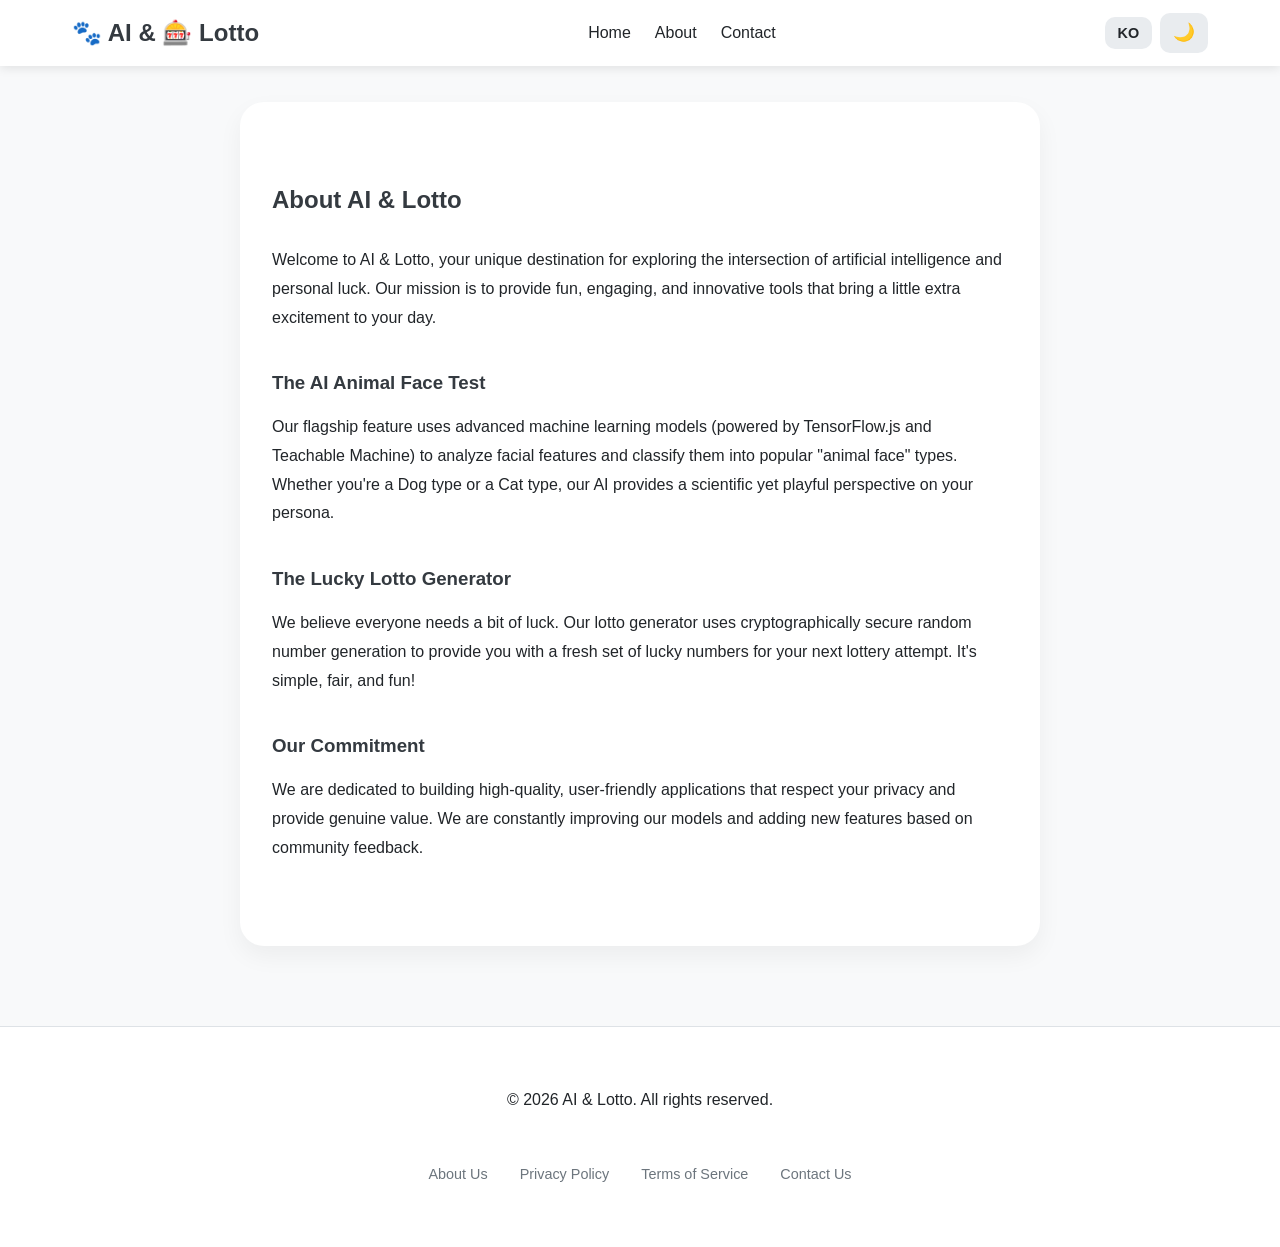
<file: about.html>
<!DOCTYPE html>
<html lang="en">
<head>
    <!-- Google tag (gtag.js) -->
    <script async src="https://www.googletagmanager.com/gtag/js?id=G-5V65LB1K6R"></script>
    <script>
      window.dataLayer = window.dataLayer || [];
      function gtag(){dataLayer.push(arguments);}
      gtag('js', new Date());

      gtag('config', 'G-5V65LB1K6R');
    </script>
    <script type="text/javascript">
        (function(c,l,a,r,i,t,y){
            c[a]=c[a]||function(){(c[a].q=c[a].q||[]).push(arguments)};
            t=l.createElement(r);t.async=1;t.src="https://www.clarity.ms/tag/"+i;
            y=l.getElementsByTagName(r)[0];y.parentNode.insertBefore(t,y);
        })(window, document, "clarity", "script", "wkqp5cwsoa");
    </script>
    <meta charset="UTF-8">
    <meta name="viewport" content="width=device-width, initial-scale=1.0">
    <title>About Us | 🐾 AI & 🎰 Lotto</title>
    <link rel="stylesheet" href="style.css">
    <script>
        (function() {
            const theme = localStorage.getItem('theme');
            if (theme === 'dark' || (!theme && window.matchMedia('(prefers-color-scheme: dark)').matches)) {
                document.documentElement.classList.add('dark-mode');
            }
        })();
    </script>
</head>
<body data-page-title="nav_about">
    <header class="main-header">
        <nav class="nav-container">
            <div class="logo">
                <a href="index.html">🐾 AI & 🎰 Lotto</a>
            </div>
            <ul class="nav-links">
                <li><a href="index.html" data-i18n="nav_home">Home</a></li>
                <li><a href="about.html" data-i18n="nav_about">About</a></li>
                <li><a href="contact.html" data-i18n="nav_contact">Contact</a></li>
            </ul>
            <div class="nav-controls">
                <button id="lang-toggle" aria-label="Switch Language">KO</button>
                <button id="theme-toggle" aria-label="Toggle Dark/Light Mode">🌙</button>
            </div>
        </nav>
    </header>

    <div class="container">
        <section class="content-page">
            <h1 data-i18n="about_title">About AI & Lotto</h1>
            <p data-i18n="about_p1">Welcome to <strong>AI & Lotto</strong>, your unique destination for exploring the intersection of artificial intelligence and personal luck. Our mission is to provide fun, engaging, and innovative tools that bring a little extra excitement to your day.</p>
            
            <h3 data-i18n="about_h3_1">The AI Animal Face Test</h3>
            <p data-i18n="about_p2">Our flagship feature uses advanced machine learning models (powered by TensorFlow.js and Teachable Machine) to analyze facial features and classify them into popular "animal face" types. Whether you're a Dog type or a Cat type, our AI provides a scientific yet playful perspective on your persona.</p>

            <h3 data-i18n="about_h3_2">The Lucky Lotto Generator</h3>
            <p data-i18n="about_p3">We believe everyone needs a bit of luck. Our lotto generator uses cryptographically secure random number generation to provide you with a fresh set of lucky numbers for your next lottery attempt. It's simple, fair, and fun!</p>

            <h3 data-i18n="about_h3_3">Our Commitment</h3>
            <p data-i18n="about_p4">We are dedicated to building high-quality, user-friendly applications that respect your privacy and provide genuine value. We are constantly improving our models and adding new features based on community feedback.</p>
        </section>
    </div>

    <footer class="main-footer">
        <div class="footer-container">
            <div class="footer-info">
                <p data-i18n="footer_rights">&copy; 2026 AI & Lotto. All rights reserved.</p>
            </div>
            <ul class="footer-links">
                <li><a href="about.html" data-i18n="footer_about">About Us</a></li>
                <li><a href="privacy.html" data-i18n="footer_privacy">Privacy Policy</a></li>
                <li><a href="terms.html" data-i18n="footer_terms">Terms of Service</a></li>
                <li><a href="contact.html" data-i18n="footer_contact">Contact Us</a></li>
            </ul>
        </div>
    </footer>

    <script src="i18n.js"></script>
    <script src="main.js"></script>
</body>
</html>
</file>
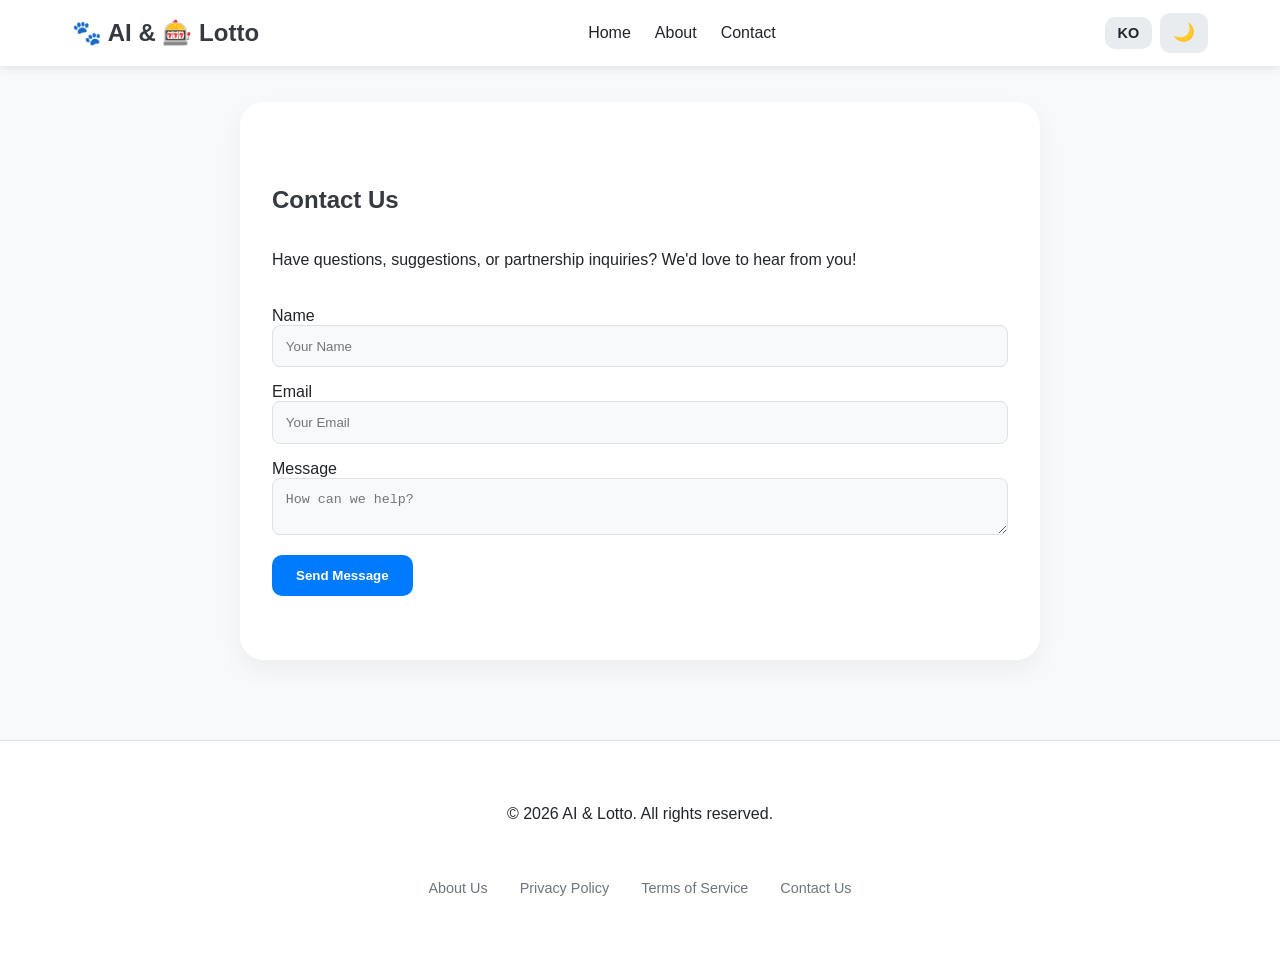
<file: contact.html>
<!DOCTYPE html>
<html lang="en">
<head>
    <!-- Google tag (gtag.js) -->
    <script async src="https://www.googletagmanager.com/gtag/js?id=G-5V65LB1K6R"></script>
    <script>
      window.dataLayer = window.dataLayer || [];
      function gtag(){dataLayer.push(arguments);}
      gtag('js', new Date());

      gtag('config', 'G-5V65LB1K6R');
    </script>
    <script type="text/javascript">
        (function(c,l,a,r,i,t,y){
            c[a]=c[a]||function(){(c[a].q=c[a].q||[]).push(arguments)};
            t=l.createElement(r);t.async=1;t.src="https://www.clarity.ms/tag/"+i;
            y=l.getElementsByTagName(r)[0];y.parentNode.insertBefore(t,y);
        })(window, document, "clarity", "script", "wkqp5cwsoa");
    </script>
    <meta charset="UTF-8">
    <meta name="viewport" content="width=device-width, initial-scale=1.0">
    <title>Contact Us | 🐾 AI & 🎰 Lotto</title>
    <link rel="stylesheet" href="style.css">
    <script>
        (function() {
            const theme = localStorage.getItem('theme');
            if (theme === 'dark' || (!theme && window.matchMedia('(prefers-color-scheme: dark)').matches)) {
                document.documentElement.classList.add('dark-mode');
            }
        })();
    </script>
</head>
<body data-page-title="nav_contact">
    <header class="main-header">
        <nav class="nav-container">
            <div class="logo">
                <a href="index.html">🐾 AI & 🎰 Lotto</a>
            </div>
            <ul class="nav-links">
                <li><a href="index.html" data-i18n="nav_home">Home</a></li>
                <li><a href="about.html" data-i18n="nav_about">About</a></li>
                <li><a href="contact.html" data-i18n="nav_contact">Contact</a></li>
            </ul>
            <div class="nav-controls">
                <button id="lang-toggle" aria-label="Switch Language">KO</button>
                <button id="theme-toggle" aria-label="Toggle Dark/Light Mode">🌙</button>
            </div>
        </nav>
    </header>

    <div class="container">
        <section class="content-page">
            <h1 data-i18n="contact_title">Contact Us</h1>
            <p data-i18n="contact_p">Have questions, suggestions, or partnership inquiries? We'd love to hear from you!</p>
            
            <form action="https://formspree.io/f/mvzlgwel" method="POST" id="contact-form" class="mt-2">
                <div class="form-group">
                    <label for="name" data-i18n="label_name">Name</label>
                    <input type="text" id="name" name="name" placeholder="Your Name" data-i18n="placeholder_name" required>
                </div>
                <div class="form-group">
                    <label for="email" data-i18n="label_email">Email</label>
                    <input type="email" id="email" name="_replyto" placeholder="Your Email" data-i18n="placeholder_email" required>
                </div>
                <div class="form-group">
                    <label for="message" data-i18n="label_message">Message</label>
                    <textarea id="message" name="message" placeholder="How can we help?" data-i18n="placeholder_message" required></textarea>
                </div>
                <button type="submit" class="submit-btn primary-btn" data-i18n="submit_btn">Send Message</button>
            </form>
        </section>
    </div>

    <footer class="main-footer">
        <div class="footer-container">
            <div class="footer-info">
                <p data-i18n="footer_rights">&copy; 2026 AI & Lotto. All rights reserved.</p>
            </div>
            <ul class="footer-links">
                <li><a href="about.html" data-i18n="footer_about">About Us</a></li>
                <li><a href="privacy.html" data-i18n="footer_privacy">Privacy Policy</a></li>
                <li><a href="terms.html" data-i18n="footer_terms">Terms of Service</a></li>
                <li><a href="contact.html" data-i18n="footer_contact">Contact Us</a></li>
            </ul>
        </div>
    </footer>

    <script src="i18n.js"></script>
    <script src="main.js"></script>
</body>
</html>
</file>
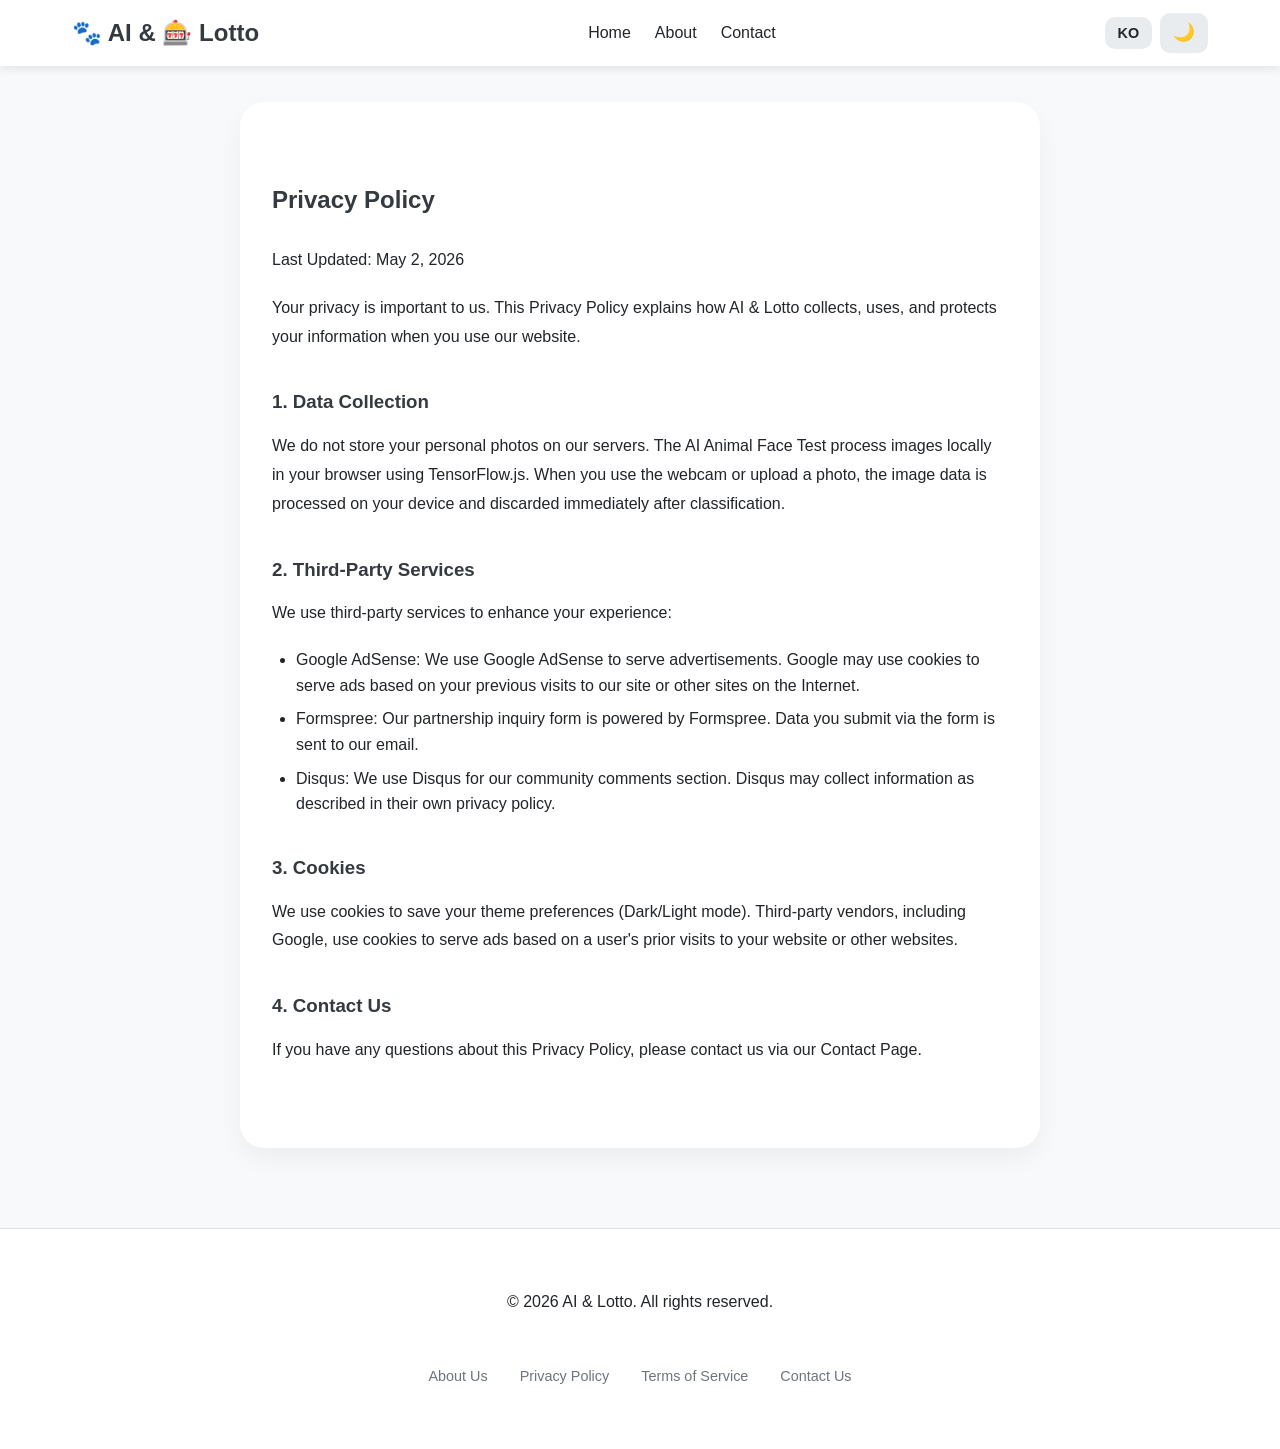
<file: privacy.html>
<!DOCTYPE html>
<html lang="en">
<head>
    <!-- Google tag (gtag.js) -->
    <script async src="https://www.googletagmanager.com/gtag/js?id=G-5V65LB1K6R"></script>
    <script>
      window.dataLayer = window.dataLayer || [];
      function gtag(){dataLayer.push(arguments);}
      gtag('js', new Date());

      gtag('config', 'G-5V65LB1K6R');
    </script>
    <script type="text/javascript">
        (function(c,l,a,r,i,t,y){
            c[a]=c[a]||function(){(c[a].q=c[a].q||[]).push(arguments)};
            t=l.createElement(r);t.async=1;t.src="https://www.clarity.ms/tag/"+i;
            y=l.getElementsByTagName(r)[0];y.parentNode.insertBefore(t,y);
        })(window, document, "clarity", "script", "wkqp5cwsoa");
    </script>
    <meta charset="UTF-8">
    <meta name="viewport" content="width=device-width, initial-scale=1.0">
    <title>Privacy Policy | 🐾 AI & 🎰 Lotto</title>
    <link rel="stylesheet" href="style.css">
    <script>
        (function() {
            const theme = localStorage.getItem('theme');
            if (theme === 'dark' || (!theme && window.matchMedia('(prefers-color-scheme: dark)').matches)) {
                document.documentElement.classList.add('dark-mode');
            }
        })();
    </script>
</head>
<body data-page-title="footer_privacy">
    <header class="main-header">
        <nav class="nav-container">
            <div class="logo">
                <a href="index.html">🐾 AI & 🎰 Lotto</a>
            </div>
            <ul class="nav-links">
                <li><a href="index.html" data-i18n="nav_home">Home</a></li>
                <li><a href="about.html" data-i18n="nav_about">About</a></li>
                <li><a href="contact.html" data-i18n="nav_contact">Contact</a></li>
            </ul>
            <div class="nav-controls">
                <button id="lang-toggle" aria-label="Switch Language">KO</button>
                <button id="theme-toggle" aria-label="Toggle Dark/Light Mode">🌙</button>
            </div>
        </nav>
    </header>

    <div class="container">
        <section class="content-page text-left">
            <h1 data-i18n="privacy_title">Privacy Policy</h1>
            <p data-i18n="privacy_last_updated">Last Updated: May 2, 2026</p>
            
            <p data-i18n="privacy_p1">Your privacy is important to us. This Privacy Policy explains how <strong>AI & Lotto</strong> collects, uses, and protects your information when you use our website.</p>

            <h3 data-i18n="privacy_h3_1">1. Data Collection</h3>
            <p data-i18n="privacy_p2">We do not store your personal photos on our servers. The AI Animal Face Test process images locally in your browser using TensorFlow.js. When you use the webcam or upload a photo, the image data is processed on your device and discarded immediately after classification.</p>

            <h3 data-i18n="privacy_h3_2">2. Third-Party Services</h3>
            <p data-i18n="privacy_p3">We use third-party services to enhance your experience:</p>
            <ul>
                <li data-i18n="privacy_li1"><strong>Google AdSense:</strong> We use Google AdSense to serve advertisements. Google may use cookies to serve ads based on your previous visits to our site or other sites on the Internet.</li>
                <li data-i18n="privacy_li2"><strong>Formspree:</strong> Our partnership inquiry form is powered by Formspree. Data you submit via the form is sent to our email.</li>
                <li data-i18n="privacy_li3"><strong>Disqus:</strong> We use Disqus for our community comments section. Disqus may collect information as described in their own privacy policy.</li>
            </ul>

            <h3 data-i18n="privacy_h3_3">3. Cookies</h3>
            <p data-i18n="privacy_p4">We use cookies to save your theme preferences (Dark/Light mode). Third-party vendors, including Google, use cookies to serve ads based on a user's prior visits to your website or other websites.</p>

            <h3 data-i18n="privacy_h3_4">4. Contact Us</h3>
            <p data-i18n="privacy_p5">If you have any questions about this Privacy Policy, please contact us via our <a href="contact.html" data-i18n="nav_contact">Contact Page</a>.</p>
        </section>
    </div>

    <footer class="main-footer">
        <div class="footer-container">
            <div class="footer-info">
                <p data-i18n="footer_rights">&copy; 2026 AI & Lotto. All rights reserved.</p>
            </div>
            <ul class="footer-links">
                <li><a href="about.html" data-i18n="footer_about">About Us</a></li>
                <li><a href="privacy.html" data-i18n="footer_privacy">Privacy Policy</a></li>
                <li><a href="terms.html" data-i18n="footer_terms">Terms of Service</a></li>
                <li><a href="contact.html" data-i18n="footer_contact">Contact Us</a></li>
            </ul>
        </div>
    </footer>

    <script src="i18n.js"></script>
    <script src="main.js"></script>
</body>
</html>
</file>
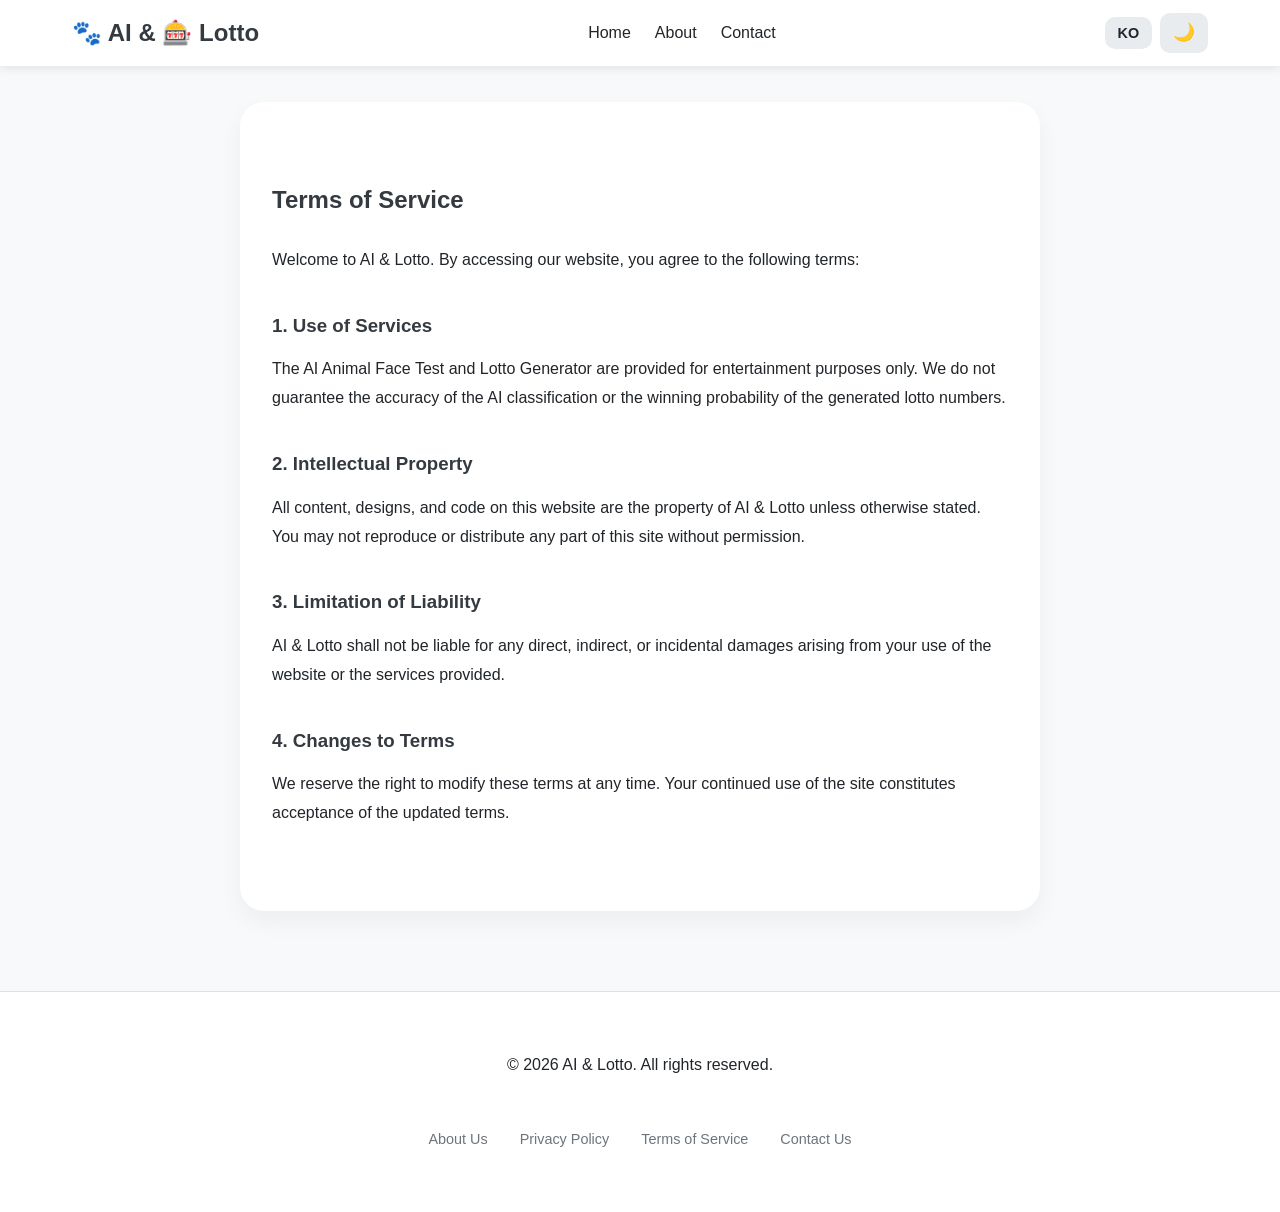
<file: terms.html>
<!DOCTYPE html>
<html lang="en">
<head>
    <!-- Google tag (gtag.js) -->
    <script async src="https://www.googletagmanager.com/gtag/js?id=G-5V65LB1K6R"></script>
    <script>
      window.dataLayer = window.dataLayer || [];
      function gtag(){dataLayer.push(arguments);}
      gtag('js', new Date());

      gtag('config', 'G-5V65LB1K6R');
    </script>
    <script type="text/javascript">
        (function(c,l,a,r,i,t,y){
            c[a]=c[a]||function(){(c[a].q=c[a].q||[]).push(arguments)};
            t=l.createElement(r);t.async=1;t.src="https://www.clarity.ms/tag/"+i;
            y=l.getElementsByTagName(r)[0];y.parentNode.insertBefore(t,y);
        })(window, document, "clarity", "script", "wkqp5cwsoa");
    </script>
    <meta charset="UTF-8">
    <meta name="viewport" content="width=device-width, initial-scale=1.0">
    <title>Terms of Service | 🐾 AI & 🎰 Lotto</title>
    <link rel="stylesheet" href="style.css">
    <script>
        (function() {
            const theme = localStorage.getItem('theme');
            if (theme === 'dark' || (!theme && window.matchMedia('(prefers-color-scheme: dark)').matches)) {
                document.documentElement.classList.add('dark-mode');
            }
        })();
    </script>
</head>
<body data-page-title="footer_terms">
    <header class="main-header">
        <nav class="nav-container">
            <div class="logo">
                <a href="index.html">🐾 AI & 🎰 Lotto</a>
            </div>
            <ul class="nav-links">
                <li><a href="index.html" data-i18n="nav_home">Home</a></li>
                <li><a href="about.html" data-i18n="nav_about">About</a></li>
                <li><a href="contact.html" data-i18n="nav_contact">Contact</a></li>
            </ul>
            <div class="nav-controls">
                <button id="lang-toggle" aria-label="Switch Language">KO</button>
                <button id="theme-toggle" aria-label="Toggle Dark/Light Mode">🌙</button>
            </div>
        </nav>
    </header>

    <div class="container">
        <section class="content-page text-left">
            <h1 data-i18n="terms_title">Terms of Service</h1>
            <p data-i18n="terms_p1">Welcome to AI & Lotto. By accessing our website, you agree to the following terms:</p>

            <h3 data-i18n="terms_h3_1">1. Use of Services</h3>
            <p data-i18n="terms_p2">The AI Animal Face Test and Lotto Generator are provided for entertainment purposes only. We do not guarantee the accuracy of the AI classification or the winning probability of the generated lotto numbers.</p>

            <h3 data-i18n="terms_h3_2">2. Intellectual Property</h3>
            <p data-i18n="terms_p3">All content, designs, and code on this website are the property of AI & Lotto unless otherwise stated. You may not reproduce or distribute any part of this site without permission.</p>

            <h3 data-i18n="terms_h3_3">3. Limitation of Liability</h3>
            <p data-i18n="terms_p4">AI & Lotto shall not be liable for any direct, indirect, or incidental damages arising from your use of the website or the services provided.</p>

            <h3 data-i18n="terms_h3_4">4. Changes to Terms</h3>
            <p data-i18n="terms_p5">We reserve the right to modify these terms at any time. Your continued use of the site constitutes acceptance of the updated terms.</p>
        </section>
    </div>

    <footer class="main-footer">
        <div class="footer-container">
            <div class="footer-info">
                <p data-i18n="footer_rights">&copy; 2026 AI & Lotto. All rights reserved.</p>
            </div>
            <ul class="footer-links">
                <li><a href="about.html" data-i18n="footer_about">About Us</a></li>
                <li><a href="privacy.html" data-i18n="footer_privacy">Privacy Policy</a></li>
                <li><a href="terms.html" data-i18n="footer_terms">Terms of Service</a></li>
                <li><a href="contact.html" data-i18n="footer_contact">Contact Us</a></li>
            </ul>
        </div>
    </footer>

    <script src="i18n.js"></script>
    <script src="main.js"></script>
</body>
</html>
</file>
<file: style.css>
:root {
    --bg-color: #f8f9fa;
    --text-color: #212529;
    --header-color: #343a40;
    --subtitle-color: #6c757d;
    --card-bg: #ffffff;
    --border-color: #dee2e6;
    --button-bg: #007bff;
    --button-text: #ffffff;
    --button-hover: #0056b3;
    --toggle-bg: #e9ecef;
    --card-shadow: 0 10px 25px rgba(0, 0, 0, 0.05);
    --progress-bg: #e9ecef;
    --primary-color: #007bff;
    --nav-bg: #ffffff;
}

.dark-mode {
    --bg-color: #121212;
    --text-color: #e9ecef;
    --header-color: #f8f9fa;
    --subtitle-color: #adb5bd;
    --card-bg: #1e1e1e;
    --border-color: #333333;
    --button-bg: #375a7f;
    --button-text: #ffffff;
    --button-hover: #2b4764;
    --toggle-bg: #2c2c2c;
    --card-shadow: 0 10px 25px rgba(0, 0, 0, 0.3);
    --progress-bg: #333;
    --nav-bg: #1e1e1e;
}

* {
    box-sizing: border-box;
    transition: background-color 0.3s ease, color 0.3s ease, border-color 0.3s ease;
}

body {
    font-family: 'Inter', -apple-system, BlinkMacSystemFont, "Segoe UI", Roboto, sans-serif;
    background-color: var(--bg-color);
    color: var(--text-color);
    margin: 0;
    padding-top: 70px; /* Space for fixed header */
}

/* Header & Navigation */
.main-header {
    position: fixed;
    top: 0;
    width: 100%;
    background-color: var(--nav-bg);
    box-shadow: 0 2px 10px rgba(0,0,0,0.1);
    z-index: 1000;
}

.nav-container {
    max-width: 1200px;
    margin: 0 auto;
    padding: 0.8rem 2rem;
    display: flex;
    justify-content: space-between;
    align-items: center;
}

.logo a {
    font-size: 1.5rem;
    font-weight: 800;
    text-decoration: none;
    color: var(--header-color);
}

.nav-links {
    list-style: none;
    display: flex;
    gap: 1.5rem;
    margin: 0;
    padding: 0;
}

.nav-links a {
    text-decoration: none;
    color: var(--text-color);
    font-weight: 500;
    transition: color 0.2s;
}

.nav-links a:hover {
    color: var(--button-bg);
}

.nav-controls {
    display: flex;
    align-items: center;
    gap: 0.5rem;
}

#lang-toggle {
    background-color: var(--toggle-bg);
    padding: 0.5rem 0.8rem;
    border: none;
    border-radius: 10px;
    cursor: pointer;
    font-size: 0.9rem;
    font-weight: 700;
    color: var(--text-color);
    display: flex;
    justify-content: center;
    align-items: center;
    min-width: 45px;
}

#theme-toggle {
    background-color: var(--toggle-bg);
    width: 40px;
    height: 40px;
    border: none;
    border-radius: 10px;
    cursor: pointer;
    font-size: 1.1rem;
    display: flex;
    justify-content: center;
    align-items: center;
}

/* Main Container */
.container {
    width: 95%;
    max-width: 800px;
    margin: 2rem auto;
    padding: 2rem;
    background-color: var(--card-bg);
    border-radius: 24px;
    box-shadow: var(--card-shadow);
}

/* Hero Section */
.hero-section {
    padding: 3rem 1rem;
    text-align: center;
}

.hero-section h1 {
    font-size: 2.5rem;
    margin-bottom: 0.5rem;
    color: var(--header-color);
}

.hero-subtitle {
    font-size: 1.2rem;
    color: var(--subtitle-color);
}

/* Info Content */
.info-content {
    margin-top: 3rem;
    padding: 2rem;
    background-color: var(--bg-color);
    border-radius: 15px;
    text-align: left;
}

.info-content h3 {
    margin-top: 0;
    color: var(--header-color);
}

.info-content p {
    line-height: 1.6;
    color: var(--subtitle-color);
}

/* Footer */
.main-footer {
    background-color: var(--nav-bg);
    padding: 3rem 2rem;
    margin-top: 5rem;
    border-top: 1px solid var(--border-color);
}

.footer-container {
    max-width: 1200px;
    margin: 0 auto;
    display: flex;
    flex-direction: column;
    align-items: center;
    gap: 1.5rem;
}

.footer-links {
    list-style: none;
    display: flex;
    gap: 2rem;
    padding: 0;
    flex-wrap: wrap;
    justify-content: center;
}

.footer-links a {
    text-decoration: none;
    color: var(--subtitle-color);
    font-size: 0.9rem;
}

.footer-links a:hover {
    color: var(--button-bg);
}

/* Existing Components Adjustments */
.test-area { margin-bottom: 2rem; }
.upload-box { border: 2px dashed var(--border-color); border-radius: 20px; padding: 2rem; cursor: pointer; }
.video-container { width: 100%; border-radius: 20px; overflow: hidden; margin-top: 20px; }
.result-box { margin-top: 2rem; }
.prediction-item { margin-bottom: 1rem; text-align: left; }
.progress-bar { height: 10px; background: var(--progress-bg); border-radius: 5px; overflow: hidden; }
.progress-fill { height: 100%; background: var(--primary-color); width: 0; transition: width 0.5s; }
.lotto-numbers { display: flex; justify-content: center; gap: 8px; margin: 2rem 0; flex-wrap: wrap; }
.number { width: 44px; height: 44px; border-radius: 50%; border: 2px solid var(--border-color); display: flex; justify-content: center; align-items: center; font-weight: 700; background: var(--card-bg); }

button { padding: 0.8rem 1.5rem; border-radius: 10px; border: none; cursor: pointer; font-weight: 600; transition: 0.2s; }
.primary-btn { background: var(--button-bg); color: #fff; }
.secondary-btn { background: var(--toggle-bg); color: var(--text-color); }
button:hover { filter: brightness(0.9); transform: translateY(-2px); }

/* Form (for Contact Page later) */
.form-group { margin-bottom: 1rem; }
input, textarea { width: 100%; padding: 0.8rem; border-radius: 8px; border: 1px solid var(--border-color); background: var(--bg-color); color: var(--text-color); }

@media (max-width: 600px) {
    .nav-links { display: none; } /* Simplified for mobile */
    .hero-section h1 { font-size: 1.8rem; }
    .container { padding: 1.5rem; }
}

/* Content Pages */
.content-page {
    padding: 2rem 0;
}

.content-page h1 {
    margin-bottom: 2rem;
    color: var(--header-color);
}

.content-page h3 {
    margin-top: 2.5rem;
    color: var(--header-color);
}

.content-page p {
    line-height: 1.8;
    margin-bottom: 1.2rem;
    color: var(--text-color);
}

.text-left {
    text-align: left;
}

.mt-2 {
    margin-top: 2rem;
}

.content-page ul {
    margin-bottom: 1.5rem;
    padding-left: 1.5rem;
}

.content-page li {
    margin-bottom: 0.5rem;
    line-height: 1.6;
}
</file>
